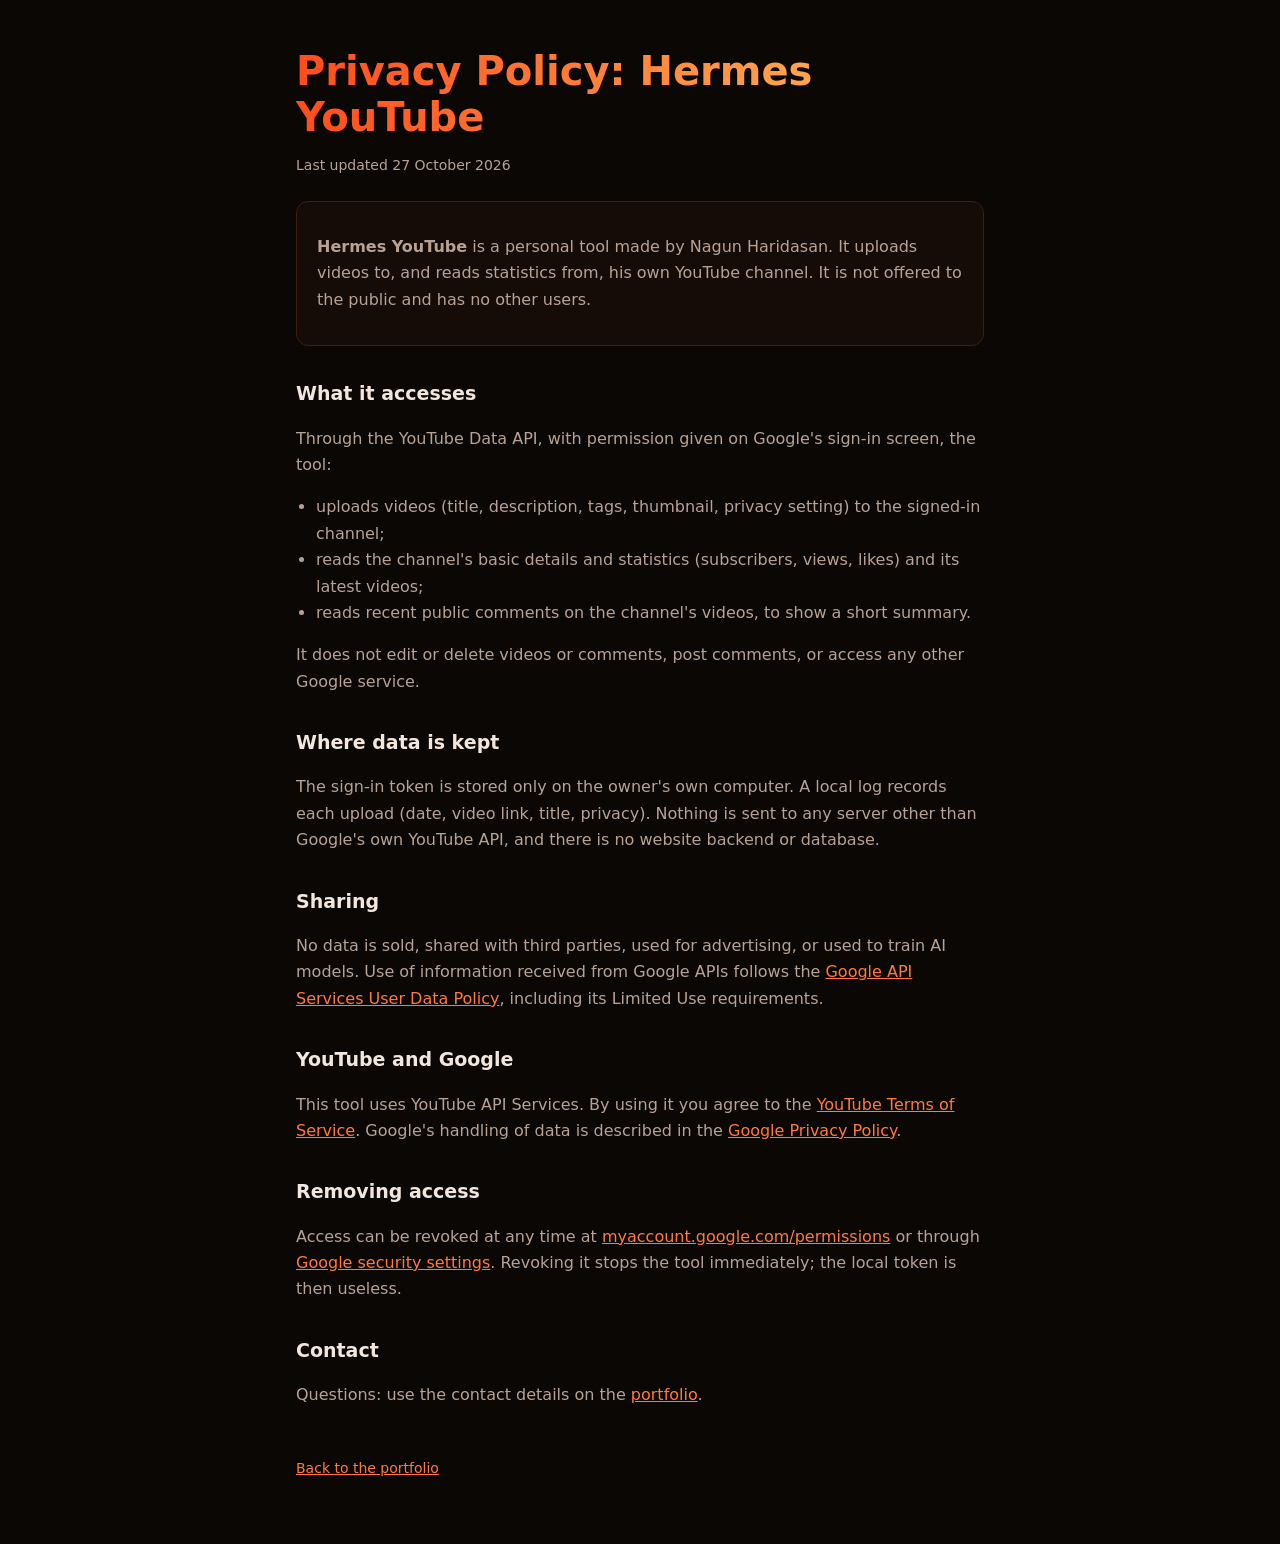
<file: privacy.html>
<!DOCTYPE html>
<html lang="en">
<head>
  <meta charset="UTF-8">
  <meta http-equiv="Content-Security-Policy" content="default-src 'none'; style-src 'unsafe-inline'; img-src data:; base-uri 'none'; form-action 'none'">
  <meta name="referrer" content="no-referrer">
  <meta name="viewport" content="width=device-width, initial-scale=1.0">
  <meta name="color-scheme" content="dark">
  <meta name="theme-color" content="#0b0705">
  <meta name="description" content="Privacy policy of Hermes YouTube, a personal tool that uploads videos to its owner's own YouTube channel.">
  <title>Privacy Policy | Hermes YouTube</title>
  <link rel="icon" href="data:image/svg+xml,%3Csvg xmlns='http://www.w3.org/2000/svg' viewBox='0 0 64 64'%3E%3Cdefs%3E%3ClinearGradient id='g' x1='0' y1='0' x2='1' y2='1'%3E%3Cstop offset='0' stop-color='%23ff4d1c'/%3E%3Cstop offset='1' stop-color='%23ffc15e'/%3E%3C/linearGradient%3E%3C/defs%3E%3Crect width='64' height='64' rx='16' fill='url(%23g)'/%3E%3Cpath d='M18 48V16h6l16 24V16h6v32h-6L24 24v24z' fill='%232a0f04'/%3E%3C/svg%3E">
  <style>
    :root { --bg: #0b0705; --panel: #150c08; --line: #3a1f12; --text: #f3e6dc; --muted: #b8a294; --accent: #ff7a3d; }
    * { box-sizing: border-box; }
    body { margin: 0; background: var(--bg); color: var(--text); font: 16px/1.65 system-ui, -apple-system, "Segoe UI", Roboto, sans-serif; }
    main { max-width: 720px; margin: 0 auto; padding: 48px 16px 64px; }
    h1 { font-size: clamp(28px, 6vw, 40px); line-height: 1.15; margin: 0 0 8px; background: linear-gradient(90deg, #ff4d1c, #ffc15e); -webkit-background-clip: text; background-clip: text; color: transparent; }
    h2 { font-size: 19px; margin: 32px 0 8px; }
    p, li { color: var(--muted); }
    ul { padding-left: 20px; }
    a { color: var(--accent); }
    .meta { font-size: 14px; color: var(--muted); margin-bottom: 24px; }
    .box { background: var(--panel); border: 1px solid var(--line); border-radius: 12px; padding: 16px 20px; }
    footer { margin-top: 48px; font-size: 14px; color: var(--muted); }
  </style>
</head>
<body>
<main>
  <h1>Privacy Policy: Hermes YouTube</h1>
  <p class="meta">Last updated 27 October 2026</p>

  <div class="box">
    <p><strong>Hermes YouTube</strong> is a personal tool made by Nagun Haridasan. It uploads videos to, and reads statistics from, his own YouTube channel. It is not offered to the public and has no other users.</p>
  </div>

  <h2>What it accesses</h2>
  <p>Through the YouTube Data API, with permission given on Google's sign-in screen, the tool:</p>
  <ul>
    <li>uploads videos (title, description, tags, thumbnail, privacy setting) to the signed-in channel;</li>
    <li>reads the channel's basic details and statistics (subscribers, views, likes) and its latest videos;</li>
    <li>reads recent public comments on the channel's videos, to show a short summary.</li>
  </ul>
  <p>It does not edit or delete videos or comments, post comments, or access any other Google service.</p>

  <h2>Where data is kept</h2>
  <p>The sign-in token is stored only on the owner's own computer. A local log records each upload (date, video link, title, privacy). Nothing is sent to any server other than Google's own YouTube API, and there is no website backend or database.</p>

  <h2>Sharing</h2>
  <p>No data is sold, shared with third parties, used for advertising, or used to train AI models. Use of information received from Google APIs follows the <a href="https://developers.google.com/terms/api-services-user-data-policy">Google API Services User Data Policy</a>, including its Limited Use requirements.</p>

  <h2>YouTube and Google</h2>
  <p>This tool uses YouTube API Services. By using it you agree to the <a href="https://www.youtube.com/t/terms">YouTube Terms of Service</a>. Google's handling of data is described in the <a href="https://policies.google.com/privacy">Google Privacy Policy</a>.</p>

  <h2>Removing access</h2>
  <p>Access can be revoked at any time at <a href="https://myaccount.google.com/permissions">myaccount.google.com/permissions</a> or through <a href="https://security.google.com/settings/security/permissions">Google security settings</a>. Revoking it stops the tool immediately; the local token is then useless.</p>

  <h2>Contact</h2>
  <p>Questions: use the contact details on the <a href="./#/contact">portfolio</a>.</p>

  <footer><a href="./">Back to the portfolio</a></footer>
</main>
</body>
</html>
</file>
